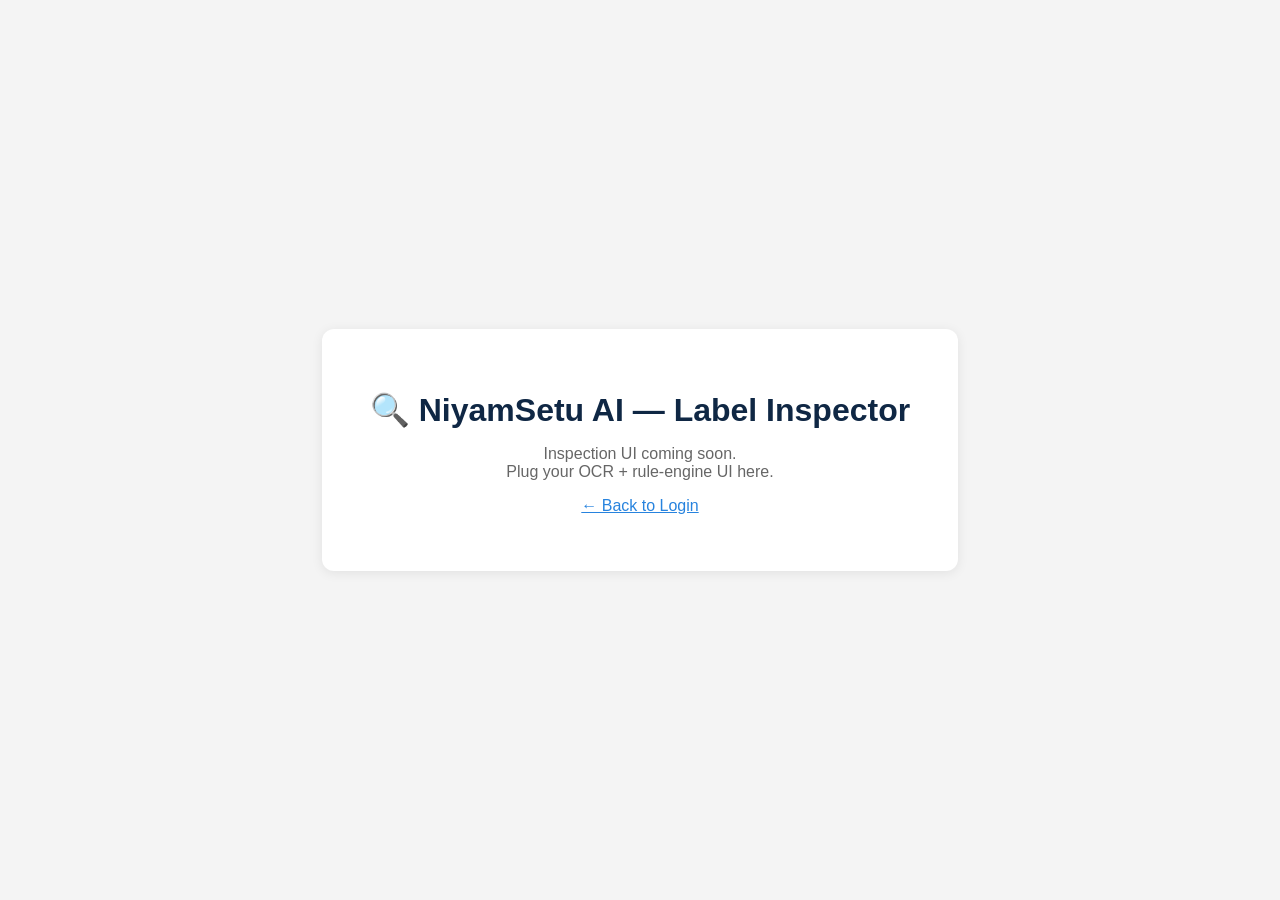
<file: templates/index.html>
<!DOCTYPE html>
<html lang="en">
<head>
<meta charset="UTF-8">
<title>NiyamSetu AI — Inspect</title>
<style>
  body { font-family: sans-serif; background: #f4f4f4; display: flex; align-items: center; justify-content: center; height: 100vh; margin: 0; }
  .card { background: #fff; padding: 40px 48px; border-radius: 12px; box-shadow: 0 2px 12px rgba(0,0,0,.08); text-align: center; }
  h1 { color: #0f2744; margin-bottom: 8px; }
  p  { color: #666; }
  a  { color: #2783DE; }
</style>
</head>
<body>
  <div class="card">
    <h1>🔍 NiyamSetu AI — Label Inspector</h1>
    <p>Inspection UI coming soon.<br>Plug your OCR + rule-engine UI here.</p>
    <p><a href="/login">← Back to Login</a></p>
  </div>
</body>
</html>
</file>
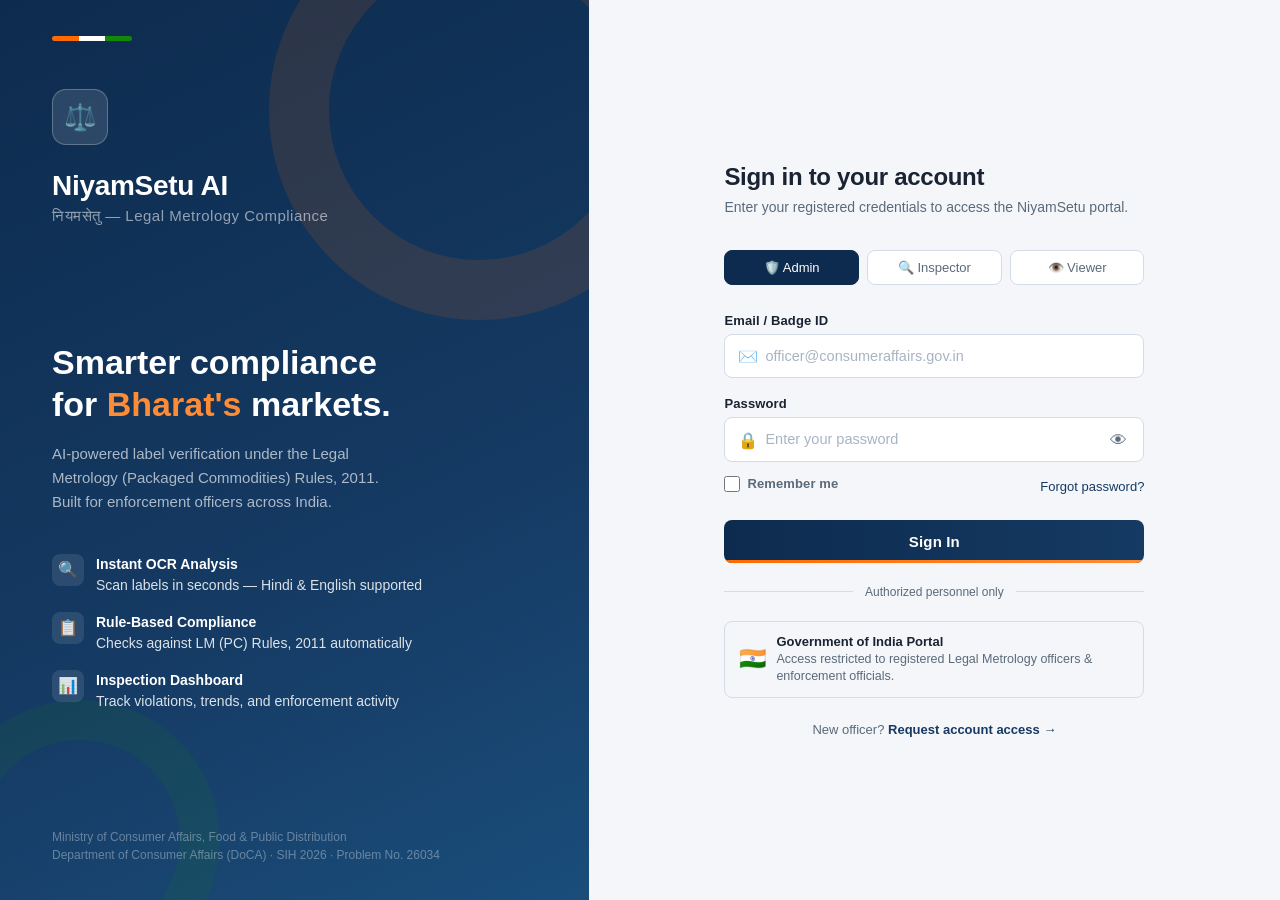
<file: templates/login.html>
<!DOCTYPE html>
<html lang="en">
<head>
<meta charset="UTF-8">
<meta name="viewport" content="width=device-width, initial-scale=1.0">
<title>NiyamSetu AI | Login</title>
<style>
  *, *::before, *::after { box-sizing: border-box; margin: 0; padding: 0; }

  :root {
    --navy:    #0D2B4E;
    --navy2:   #153A63;
    --saffron: #FF6B00;
    --saffron2:#FF8C35;
    --green:   #138808;
    --white:   #FFFFFF;
    --off-white: #F4F6FA;
    --text:    #1A2332;
    --text2:   #5A6A7A;
    --border:  #D4DCE8;
    --blue-acc:#2783DE;
    --blue-soft:#E5F2FC;
    --red:     #E56458;
    --shadow:  0 2px 8px rgba(13,43,78,.10), 0 8px 32px rgba(13,43,78,.08);
  }

  body {
    font-family: -apple-system, BlinkMacSystemFont, 'Segoe UI', Roboto, Arial, sans-serif;
    min-height: 100vh;
    display: flex;
    background: var(--off-white);
    color: var(--text);
  }

  /* ── Left Panel ── */
  .left {
    width: 46%;
    background: linear-gradient(155deg, var(--navy) 0%, var(--navy2) 60%, #1a4d7a 100%);
    display: flex;
    flex-direction: column;
    justify-content: space-between;
    overflow-y: auto;
    padding: 36px 52px;
    position: relative;
    overflow: hidden;
  }

  /* Decorative circles */
  .left::before {
    content: '';
    position: absolute;
    width: 420px; height: 420px;
    border-radius: 50%;
    border: 60px solid rgba(255,107,0,.12);
    top: -100px; right: -100px;
  }
  .left::after {
    content: '';
    position: absolute;
    width: 280px; height: 280px;
    border-radius: 50%;
    border: 40px solid rgba(19,136,8,.10);
    bottom: -80px; left: -60px;
  }

  /* Tricolor stripe at top */
  .tricolor {
    display: flex;
    height: 5px;
    border-radius: 3px;
    overflow: hidden;
    width: 80px;
    margin-bottom: 48px;
  }
  .tricolor span { flex: 1; }
  .tricolor .s { background: var(--saffron); }
  .tricolor .w { background: var(--white); }
  .tricolor .g { background: var(--green); }

  .left-brand {
    position: relative;
    z-index: 1;
  }

  .logo-mark {
    width: 56px; height: 56px;
    background: rgba(255,255,255,.12);
    border: 1.5px solid rgba(255,255,255,.25);
    border-radius: 14px;
    display: flex; align-items: center; justify-content: center;
    font-size: 26px;
    margin-bottom: 24px;
    backdrop-filter: blur(4px);
  }

  .brand-name {
    font-size: 28px;
    font-weight: 700;
    color: var(--white);
    letter-spacing: -.3px;
    line-height: 1.2;
  }
  .brand-hindi {
    font-size: 15px;
    color: rgba(255,255,255,.55);
    margin-top: 4px;
    letter-spacing: .5px;
  }

  .left-body {
    position: relative;
    z-index: 1;
    flex: 1;
    display: flex;
    flex-direction: column;
    justify-content: center;
    padding: 40px 0;
  }

  .left-heading {
    font-size: 34px;
    font-weight: 700;
    color: var(--white);
    line-height: 1.25;
    margin-bottom: 16px;
  }
  .left-heading em {
    color: var(--saffron2);
    font-style: normal;
  }

  .left-sub {
    font-size: 15px;
    color: rgba(255,255,255,.65);
    line-height: 1.6;
    max-width: 340px;
  }

  .features {
    margin-top: 40px;
    display: flex;
    flex-direction: column;
    gap: 16px;
  }
  .feat {
    display: flex;
    align-items: flex-start;
    gap: 12px;
    color: rgba(255,255,255,.85);
    font-size: 14px;
    line-height: 1.5;
  }
  .feat-icon {
    width: 32px; height: 32px;
    min-width: 32px;
    background: rgba(255,255,255,.10);
    border-radius: 8px;
    display: flex; align-items: center; justify-content: center;
    font-size: 16px;
  }

  .left-footer {
    position: relative;
    z-index: 1;
    font-size: 12px;
    color: rgba(255,255,255,.35);
    line-height: 1.5;
  }

  /* ── Right Panel ── */
  .right {
    flex: 1;
    display: flex;
    align-items: center;
    justify-content: center;
    padding: 48px 40px;
  }

  .card {
    width: 100%;
    max-width: 420px;
  }

  .card-header {
    margin-bottom: 32px;
  }
  .card-header h1 {
    font-size: 24px;
    font-weight: 700;
    color: var(--text);
    letter-spacing: -.3px;
  }
  .card-header p {
    font-size: 14px;
    color: var(--text2);
    margin-top: 6px;
    line-height: 1.5;
  }

  /* Role pills */
  .role-row {
    display: flex;
    gap: 8px;
    margin-bottom: 28px;
  }
  .role-pill {
    flex: 1;
    padding: 9px 12px;
    border: 1.5px solid var(--border);
    border-radius: 8px;
    background: var(--white);
    font-size: 13px;
    font-weight: 500;
    color: var(--text2);
    cursor: pointer;
    text-align: center;
    transition: all .15s ease;
  }
  .role-pill:hover {
    border-color: var(--navy2);
    color: var(--navy);
  }
  .role-pill.active {
    border-color: var(--navy);
    background: var(--navy);
    color: var(--white);
  }

  /* Form */
  .form-group {
    margin-bottom: 18px;
  }
  label {
    display: block;
    font-size: 13px;
    font-weight: 600;
    color: var(--text);
    margin-bottom: 6px;
    letter-spacing: .01em;
  }

  .input-wrap {
    position: relative;
  }
  .input-icon {
    position: absolute;
    left: 14px;
    top: 50%;
    transform: translateY(-50%);
    color: var(--text2);
    font-size: 16px;
    pointer-events: none;
  }
  input[type="email"],
  input[type="password"],
  input[type="text"] {
    width: 100%;
    padding: 11px 14px 11px 40px;
    border: 1.5px solid var(--border);
    border-radius: 8px;
    font-size: 14.5px;
    color: var(--text);
    background: var(--white);
    outline: none;
    transition: border-color .15s, box-shadow .15s;
    line-height: 1.4;
  }
  input:focus {
    border-color: var(--navy2);
    box-shadow: 0 0 0 3px rgba(21,58,99,.10);
  }
  input::placeholder { color: #A8B4C2; }

  .pw-toggle {
    position: absolute;
    right: 13px;
    top: 50%;
    transform: translateY(-50%);
    background: none;
    border: none;
    cursor: pointer;
    color: var(--text2);
    font-size: 17px;
    padding: 2px 4px;
    line-height: 1;
  }
  .pw-toggle:hover { color: var(--text); }

  .row-between {
    display: flex;
    justify-content: space-between;
    overflow-y: auto;
    align-items: center;
    margin-bottom: 22px;
    margin-top: -4px;
  }
  .check-label {
    display: flex;
    align-items: center;
    gap: 7px;
    font-size: 13px;
    color: var(--text2);
    cursor: pointer;
  }
  .check-label input[type="checkbox"] {
    width: 16px; height: 16px;
    accent-color: var(--navy);
    cursor: pointer;
    padding: 0;
  }
  .forgot {
    font-size: 13px;
    color: var(--navy2);
    text-decoration: none;
    font-weight: 500;
  }
  .forgot:hover { text-decoration: underline; }

  /* CTA */
  .btn-login {
    width: 100%;
    padding: 13px;
    background: linear-gradient(90deg, var(--navy) 0%, var(--navy2) 100%);
    color: var(--white);
    border: none;
    border-radius: 8px;
    font-size: 15px;
    font-weight: 600;
    cursor: pointer;
    letter-spacing: .01em;
    transition: opacity .15s, transform .1s;
    position: relative;
    overflow: hidden;
  }
  .btn-login:hover { opacity: .92; }
  .btn-login:active { transform: scale(.99); }

  /* Saffron accent line at bottom of button */
  .btn-login::after {
    content: '';
    position: absolute;
    bottom: 0; left: 0;
    width: 100%; height: 3px;
    background: linear-gradient(90deg, var(--saffron), var(--saffron2));
    border-radius: 0 0 8px 8px;
  }

  /* Error */
  .error-msg {
    display: none;
    background: #FCE9E7;
    border: 1px solid #F5C6C2;
    color: var(--red);
    border-radius: 7px;
    padding: 10px 14px;
    font-size: 13px;
    margin-bottom: 16px;
    align-items: center;
    gap: 8px;
  }
  .error-msg.show { display: flex; }

  .divider {
    display: flex;
    align-items: center;
    gap: 12px;
    margin: 22px 0;
  }
  .divider::before, .divider::after {
    content: '';
    flex: 1;
    height: 1px;
    background: var(--border);
  }
  .divider span { font-size: 12px; color: var(--text2); white-space: nowrap; }

  .govt-badge {
    display: flex;
    align-items: center;
    gap: 10px;
    background: var(--off-white);
    border: 1px solid var(--border);
    border-radius: 8px;
    padding: 11px 14px;
    font-size: 12.5px;
    color: var(--text2);
    line-height: 1.4;
  }
  .govt-badge-icon { font-size: 22px; }
  .govt-badge strong { color: var(--text); display: block; font-size: 13px; }

  .card-footer {
    margin-top: 24px;
    text-align: center;
    font-size: 13px;
    color: var(--text2);
  }
  .card-footer a {
    color: var(--navy2);
    font-weight: 600;
    text-decoration: none;
  }
  .card-footer a:hover { text-decoration: underline; }

  /* Loading spinner */
  .spinner {
    display: none;
    width: 18px; height: 18px;
    border: 2.5px solid rgba(255,255,255,.4);
    border-top-color: #fff;
    border-radius: 50%;
    animation: spin .7s linear infinite;
    margin: 0 auto;
  }
  @keyframes spin { to { transform: rotate(360deg); } }

  /* Responsive */
  @media (max-width: 780px) {
    body { flex-direction: column; }
    .left {
      width: 100%;
      padding: 32px 28px;
      min-height: auto;
    }
    .left-body { padding: 24px 0; }
    .left-heading { font-size: 26px; }
    .features { margin-top: 24px; }
    .left-footer { display: none; }
    .right { padding: 36px 24px; }
  }
</style>
</head>
<body>

<!-- ══ LEFT PANEL ══ -->
<div class="left">
  <div class="left-brand">
    <div class="tricolor"><span class="s"></span><span class="w"></span><span class="g"></span></div>
    <div class="logo-mark">⚖️</div>
    <div class="brand-name">NiyamSetu AI</div>
    <div class="brand-hindi">नियमसेतु — Legal Metrology Compliance</div>
  </div>

  <div class="left-body">
    <h2 class="left-heading">Smarter compliance<br>for <em>Bharat's</em> markets.</h2>
    <p class="left-sub">AI-powered label verification under the Legal Metrology (Packaged Commodities) Rules, 2011. Built for enforcement officers across India.</p>

    <div class="features">
      <div class="feat">
        <div class="feat-icon">🔍</div>
        <div><strong style="color:#fff">Instant OCR Analysis</strong><br>Scan labels in seconds — Hindi &amp; English supported</div>
      </div>
      <div class="feat">
        <div class="feat-icon">📋</div>
        <div><strong style="color:#fff">Rule-Based Compliance</strong><br>Checks against LM (PC) Rules, 2011 automatically</div>
      </div>
      <div class="feat">
        <div class="feat-icon">📊</div>
        <div><strong style="color:#fff">Inspection Dashboard</strong><br>Track violations, trends, and enforcement activity</div>
      </div>
    </div>
  </div>

  <div class="left-footer">
    Ministry of Consumer Affairs, Food &amp; Public Distribution<br>
    Department of Consumer Affairs (DoCA) · SIH 2026 · Problem No. 26034
  </div>
</div>

<!-- ══ RIGHT PANEL ══ -->
<div class="right">
  <div class="card">
    <div class="card-header">
      <h1>Sign in to your account</h1>
      <p>Enter your registered credentials to access the NiyamSetu portal.</p>
    </div>

    <!-- Role selector -->
    <div class="role-row">
      <button class="role-pill active" onclick="setRole(this,'admin')" type="button">🛡️ Admin</button>
      <button class="role-pill" onclick="setRole(this,'inspector')" type="button">🔍 Inspector</button>
      <button class="role-pill" onclick="setRole(this,'viewer')" type="button">👁️ Viewer</button>
    </div>

    <!-- Error message -->
    <div class="error-msg" id="errMsg">
      <span>⚠️</span>
      <span id="errText">Invalid email or password. Please try again.</span>
    </div>

    <form id="loginForm" onsubmit="handleLogin(event)">
      <div class="form-group">
        <label for="email">Email / Badge ID</label>
        <div class="input-wrap">
          <span class="input-icon">✉️</span>
          <input type="email" id="email" name="email"
            placeholder="officer@consumeraffairs.gov.in" required autocomplete="email">
        </div>
      </div>

      <div class="form-group">
        <label for="password">Password</label>
        <div class="input-wrap">
          <span class="input-icon">🔒</span>
          <input type="password" id="password" name="password"
            placeholder="Enter your password" required autocomplete="current-password">
          <button type="button" class="pw-toggle" onclick="togglePw()" id="pwToggle"
            aria-label="Show/hide password">👁</button>
        </div>
      </div>

      <div class="row-between">
        <label class="check-label">
          <input type="checkbox" id="remember" name="remember">
          Remember me
        </label>
        <a href="#" class="forgot">Forgot password?</a>
      </div>

      <button type="submit" class="btn-login" id="loginBtn">
        <span id="btnText">Sign In</span>
        <div class="spinner" id="spinner"></div>
      </button>
    </form>

    <div class="divider"><span>Authorized personnel only</span></div>

    <div class="govt-badge">
      <span class="govt-badge-icon">🇮🇳</span>
      <div>
        <strong>Government of India Portal</strong>
        Access restricted to registered Legal Metrology officers &amp; enforcement officials.
      </div>
    </div>

    <div class="card-footer">
      New officer? <a href="#">Request account access →</a>
    </div>
  </div>
</div>

<script>
  let selectedRole = 'admin';

  function setRole(el, role) {
    selectedRole = role;
    document.querySelectorAll('.role-pill').forEach(p => p.classList.remove('active'));
    el.classList.add('active');
  }

  function togglePw() {
    const pw = document.getElementById('password');
    const btn = document.getElementById('pwToggle');
    if (pw.type === 'password') {
      pw.type = 'text';
      btn.textContent = '🙈';
    } else {
      pw.type = 'password';
      btn.textContent = '👁';
    }
  }

  async function handleLogin(e) {
    e.preventDefault();
    const err = document.getElementById('errMsg');
    err.classList.remove('show');

    const btn = document.getElementById('loginBtn');
    const btnText = document.getElementById('btnText');
    const spinner = document.getElementById('spinner');

    btn.disabled = true;
    btnText.style.display = 'none';
    spinner.style.display = 'block';

    // Simulated fetch — replace with real API call
    try {
      const res = await fetch('/api/auth/login', {
        method: 'POST',
        headers: { 'Content-Type': 'application/json' },
        body: JSON.stringify({
          email: document.getElementById('email').value,
          password: document.getElementById('password').value,
          role: selectedRole
        })
      });

      const data = await res.json();

      if (res.ok && data.access_token) {
        localStorage.setItem('ns_token', data.access_token);
        localStorage.setItem('ns_name', data.name || 'User');
        localStorage.setItem('ns_role', data.role || 'inspector');
        window.location.href = '/dashboard';
      } else {
        throw new Error(data.error || 'Invalid credentials');
      }
    } catch (err2) {
      document.getElementById('errText').textContent = err2.message || 'Login failed. Please try again.';
      document.getElementById('errMsg').classList.add('show');
    } finally {
      btn.disabled = false;
      btnText.style.display = 'inline';
      spinner.style.display = 'none';
    }
  }
</script>
</body>
</html>
</file>
